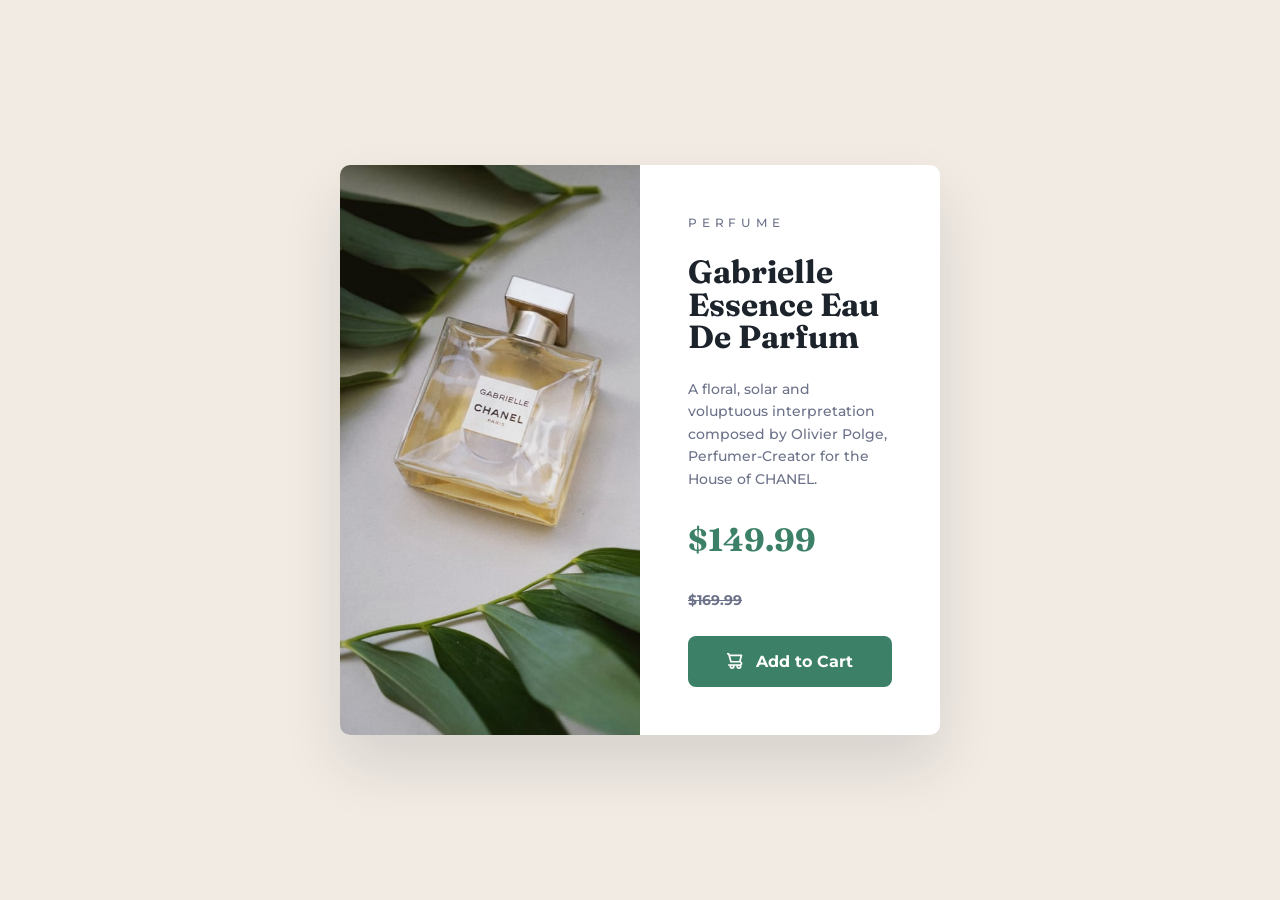
<file: index.html>
<!DOCTYPE html>
<html lang="en">

<head>
    <meta charset="UTF-8">
    <meta name="viewport" content="width=device-width, initial-scale=1.0">
    <link rel="icon" type="image/png" sizes="32x32" href="./images/favicon-32x32.png">
    <link rel="preconnect" href="https://fonts.googleapis.com">
    <link rel="preconnect" href="https://fonts.gstatic.com" crossorigin>
    <link href="https://fonts.googleapis.com/css2?family=Fraunces:wght@700&family=Montserrat:wght@500;700&display=swap"
        rel="stylesheet">
    <link rel="stylesheet" href="style.css">
    <title>Product preview card component</title>
</head>

<body>
    <main class="page-shell">
        <div class="card-slot">
            <article class="product-card">
                <div class="card-image">
                    <img src="images/image-product-desktop.jpg"
                        srcset="images/image-product-mobile.jpg 600w, images/image-product-desktop.jpg 1200w"
                        sizes="(min-width: 500cqi) 50cqi, 100cqi" alt="Gabrielle Essence Eau De Parfum bottle">
                </div>

                <div class="card-details">
                    <span class="product-category">Perfume</span>
                    <h1>Gabrielle Essence Eau De Parfum</h1>
                    <p class="product-description">
                        A floral, solar and voluptuous interpretation composed by Olivier Polge,
                        Perfumer-Creator for the House of CHANEL.
                    </p>

                    <div class="price-panel">
                        <strong class="current-price">$149.99</strong>
                        <s class="old-price"><span class="sr-only">Original price </span>$169.99</s>
                    </div>

                    <button class="add-to-cart" type="button">
                        <img src="images/icon-cart.svg" alt="" aria-hidden="true">
                        Add to Cart
                    </button>
                </div>
            </article>
        </div>
    </main>
</body>

</html>
</file>
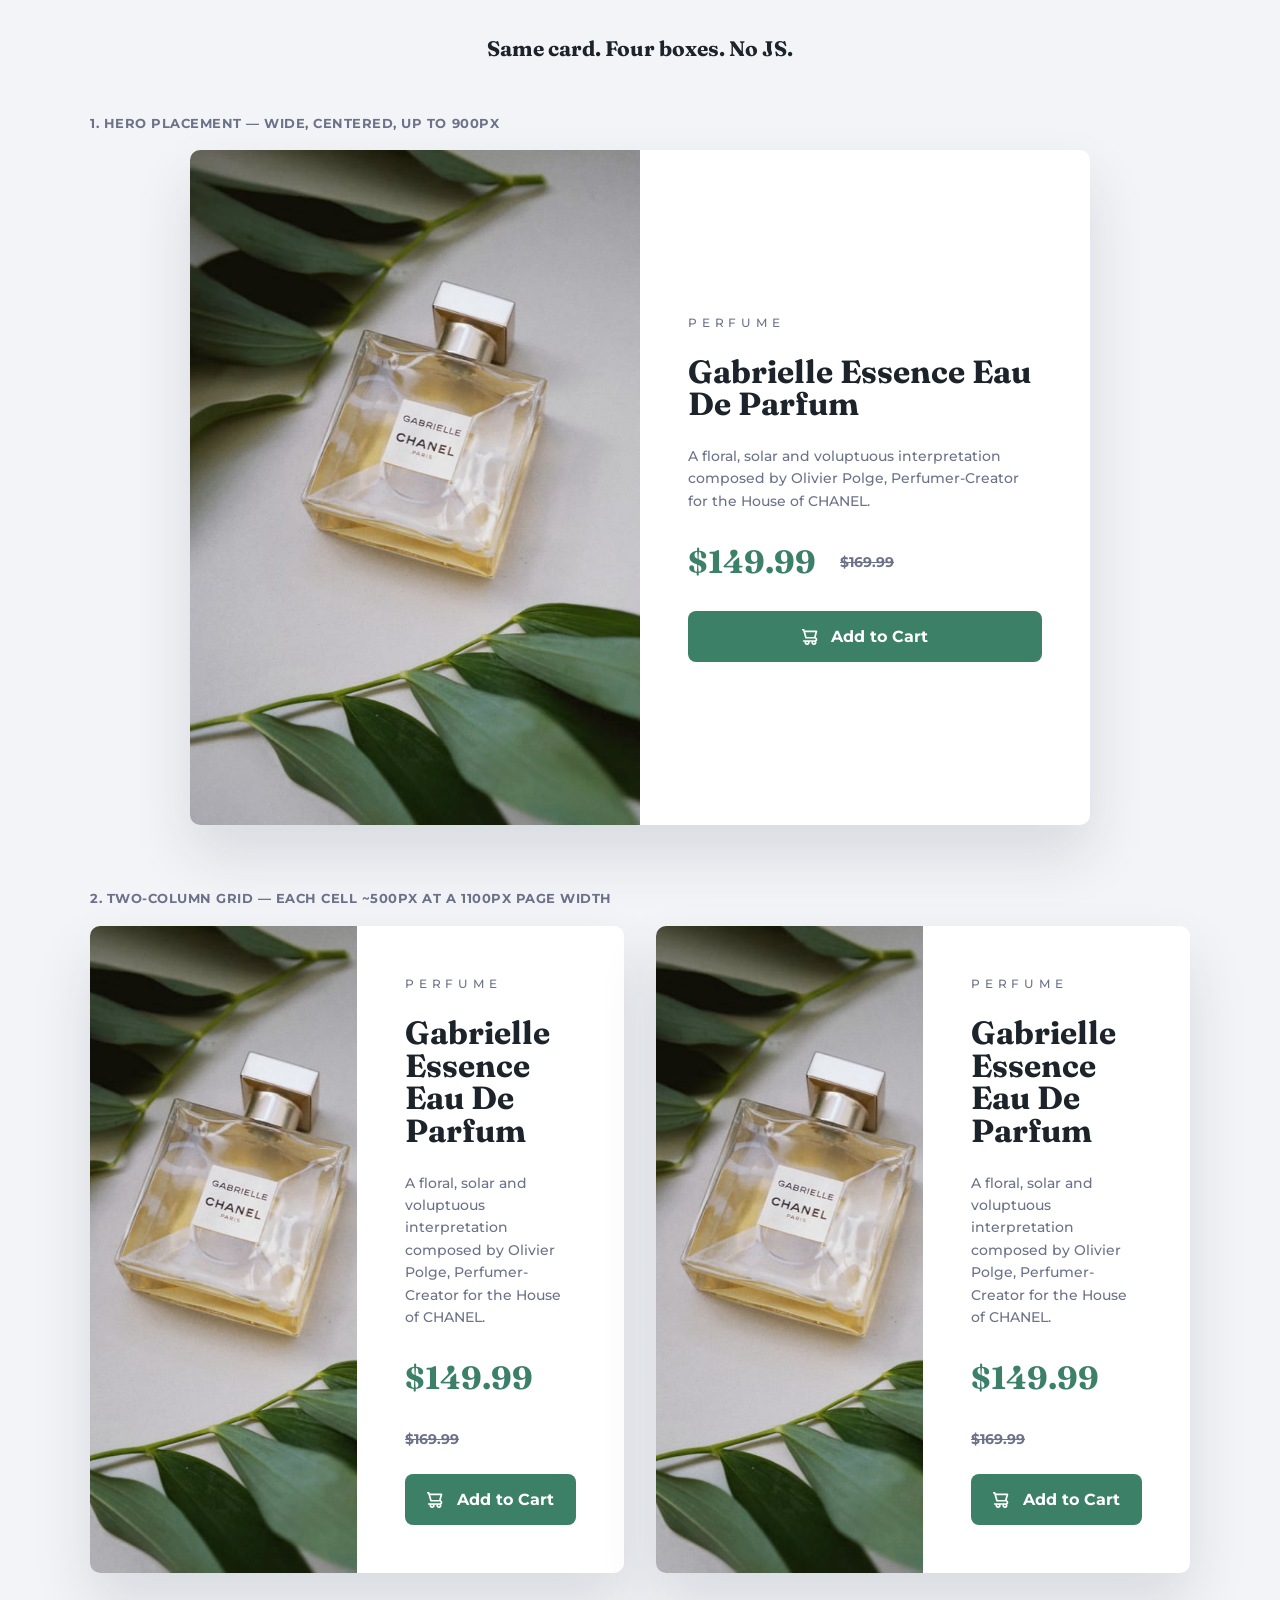
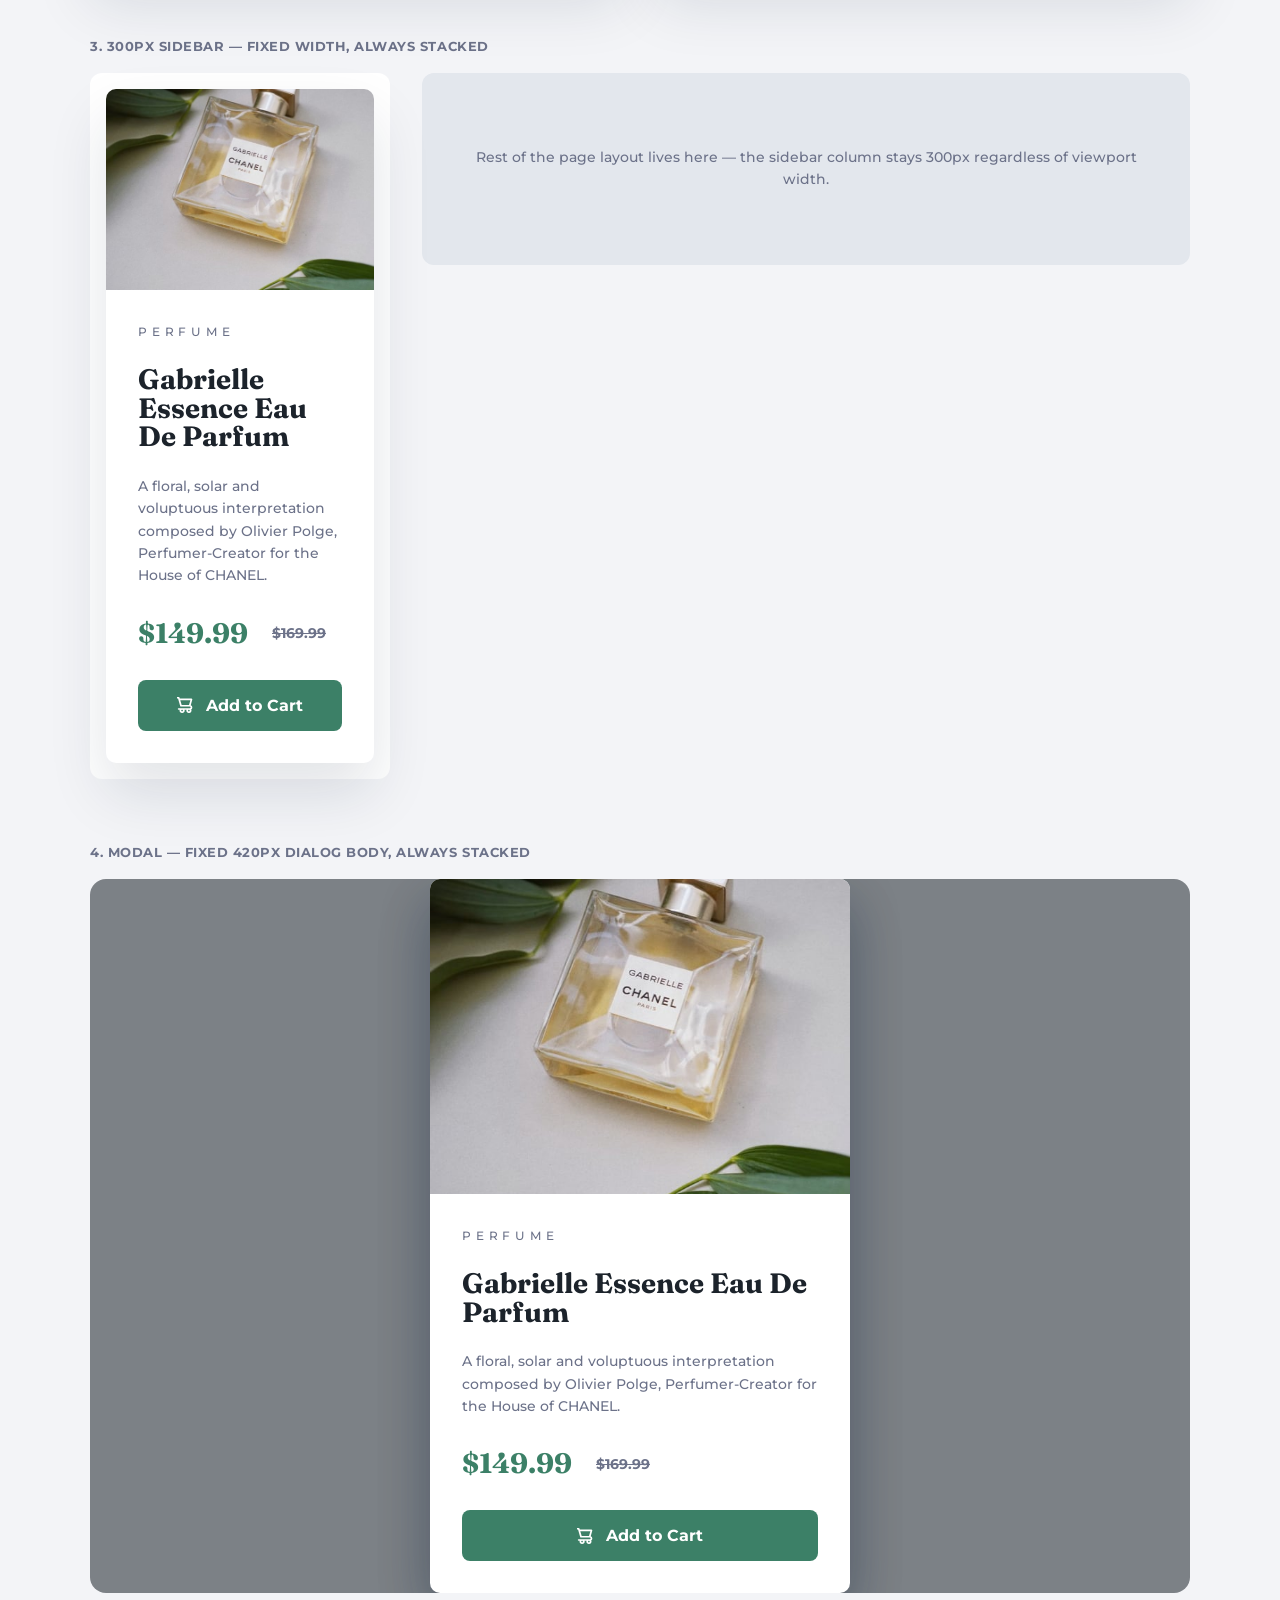
<file: contexts.html>
<!DOCTYPE html>
<html lang="en">

<head>
    <meta charset="UTF-8">
    <meta name="viewport" content="width=device-width, initial-scale=1.0">
    <link rel="preconnect" href="https://fonts.googleapis.com">
    <link rel="preconnect" href="https://fonts.gstatic.com" crossorigin>
    <link href="https://fonts.googleapis.com/css2?family=Fraunces:wght@700&family=Montserrat:wght@500;700&display=swap"
        rel="stylesheet">
    <link rel="stylesheet" href="style.css">
    <link rel="stylesheet" href="contexts.css">
    <title>Product preview card — context tests</title>
</head>

<body class="contexts-page">
    <header class="contexts-intro">
        <h2>Same card. Four boxes. No JS.</h2>
    </header>

    <section class="context context--hero">
        <p class="context-label">1. Hero placement — wide, centered, up to 900px</p>
        <div class="card-slot">
            <article class="product-card">
                <div class="card-image">
                    <img src="images/image-product-desktop.jpg"
                        srcset="images/image-product-mobile.jpg 600w, images/image-product-desktop.jpg 1200w"
                        sizes="(min-width: 500cqi) 50cqi, 100cqi" alt="Gabrielle Essence Eau De Parfum bottle">
                </div>
                <div class="card-details">
                    <span class="product-category">Perfume</span>
                    <h1>Gabrielle Essence Eau De Parfum</h1>
                    <p class="product-description">
                        A floral, solar and voluptuous interpretation composed by Olivier Polge,
                        Perfumer-Creator for the House of CHANEL.
                    </p>
                    <div class="price-panel">
                        <strong class="current-price">$149.99</strong>
                        <s class="old-price"><span class="sr-only">Original price </span>$169.99</s>
                    </div>
                    <button class="add-to-cart" type="button">
                        <img src="images/icon-cart.svg" alt="" aria-hidden="true">
                        Add to Cart
                    </button>
                </div>
            </article>
        </div>
    </section>

    <section class="context context--grid">
        <p class="context-label">2. Two-column grid — each cell ~500px at a 1100px page width</p>
        <div class="grid-two-up">
            <div class="card-slot">
                <article class="product-card">
                    <div class="card-image">
                        <img src="images/image-product-desktop.jpg"
                            srcset="images/image-product-mobile.jpg 600w, images/image-product-desktop.jpg 1200w"
                            sizes="(min-width: 500cqi) 50cqi, 100cqi" alt="Gabrielle Essence Eau De Parfum bottle">
                    </div>
                    <div class="card-details">
                        <span class="product-category">Perfume</span>
                        <h1>Gabrielle Essence Eau De Parfum</h1>
                        <p class="product-description">
                            A floral, solar and voluptuous interpretation composed by Olivier Polge,
                            Perfumer-Creator for the House of CHANEL.
                        </p>
                        <div class="price-panel">
                            <strong class="current-price">$149.99</strong>
                            <s class="old-price"><span class="sr-only">Original price </span>$169.99</s>
                        </div>
                        <button class="add-to-cart" type="button">
                            <img src="images/icon-cart.svg" alt="" aria-hidden="true">
                            Add to Cart
                        </button>
                    </div>
                </article>
            </div>

            <div class="card-slot">
                <article class="product-card">
                    <div class="card-image">
                        <img src="images/image-product-desktop.jpg"
                            srcset="images/image-product-mobile.jpg 600w, images/image-product-desktop.jpg 1200w"
                            sizes="(min-width: 500cqi) 50cqi, 100cqi" alt="Gabrielle Essence Eau De Parfum bottle">
                    </div>
                    <div class="card-details">
                        <span class="product-category">Perfume</span>
                        <h1>Gabrielle Essence Eau De Parfum</h1>
                        <p class="product-description">
                            A floral, solar and voluptuous interpretation composed by Olivier Polge,
                            Perfumer-Creator for the House of CHANEL.
                        </p>
                        <div class="price-panel">
                            <strong class="current-price">$149.99</strong>
                            <s class="old-price"><span class="sr-only">Original price </span>$169.99</s>
                        </div>
                        <button class="add-to-cart" type="button">
                            <img src="images/icon-cart.svg" alt="" aria-hidden="true">
                            Add to Cart
                        </button>
                    </div>
                </article>
            </div>
        </div>
    </section>

    <section class="context context--sidebar-layout">
        <p class="context-label">3. 300px sidebar — fixed width, always stacked</p>
        <div class="sidebar-layout">
            <aside class="sidebar">
                <div class="card-slot card-slot--sidebar">
                    <article class="product-card">
                        <div class="card-image">
                            <img src="images/image-product-desktop.jpg"
                                srcset="images/image-product-mobile.jpg 600w, images/image-product-desktop.jpg 1200w"
                                sizes="(min-width: 500cqi) 50cqi, 100cqi" alt="Gabrielle Essence Eau De Parfum bottle">
                        </div>
                        <div class="card-details">
                            <span class="product-category">Perfume</span>
                            <h1>Gabrielle Essence Eau De Parfum</h1>
                            <p class="product-description">
                                A floral, solar and voluptuous interpretation composed by Olivier Polge,
                                Perfumer-Creator for the House of CHANEL.
                            </p>
                            <div class="price-panel">
                                <strong class="current-price">$149.99</strong>
                                <s class="old-price"><span class="sr-only">Original price </span>$169.99</s>
                            </div>
                            <button class="add-to-cart" type="button">
                                <img src="images/icon-cart.svg" alt="" aria-hidden="true">
                                Add to Cart
                            </button>
                        </div>
                    </article>
                </div>
            </aside>
            <div class="sidebar-filler" aria-hidden="true">
                Rest of the page layout lives here — the sidebar column stays 300px
                regardless of viewport width.
            </div>
        </div>
    </section>

    <section class="context context--modal-demo">
        <p class="context-label">4. Modal — fixed 420px dialog body, always stacked</p>
        <div class="modal-demo">
            <div class="modal-backdrop" aria-hidden="true"></div>
            <div class="modal-box" role="dialog" aria-label="Product preview">
                <div class="card-slot card-slot--modal">
                    <article class="product-card">
                        <div class="card-image">
                            <img src="images/image-product-desktop.jpg"
                                srcset="images/image-product-mobile.jpg 600w, images/image-product-desktop.jpg 1200w"
                                sizes="(min-width: 500cqi) 50cqi, 100cqi" alt="Gabrielle Essence Eau De Parfum bottle">
                        </div>
                        <div class="card-details">
                            <span class="product-category">Perfume</span>
                            <h1>Gabrielle Essence Eau De Parfum</h1>
                            <p class="product-description">
                                A floral, solar and voluptuous interpretation composed by Olivier Polge,
                                Perfumer-Creator for the House of CHANEL.
                            </p>
                            <div class="price-panel">
                                <strong class="current-price">$149.99</strong>
                                <s class="old-price"><span class="sr-only">Original price </span>$169.99</s>
                            </div>
                            <button class="add-to-cart" type="button">
                                <img src="images/icon-cart.svg" alt="" aria-hidden="true">
                                Add to Cart
                            </button>
                        </div>
                    </article>
                </div>
            </div>
        </div>
    </section>
</body>

</html>
</file>
<file: style.css>
:root {
    color-scheme: light;

    --bg-page: hsl(30, 38%, 92%);
    --bg-card: hsl(0, 0%, 100%);
    --text-primary: hsl(212, 21%, 14%);
    --text-muted: hsl(228, 12%, 48%);
    --accent: hsl(158, 36%, 37%);
    --accent-dark: hsl(158, 42%, 18%);
    --accent-soft: hsl(154, 18%, 95%);
    --shadow: 0 30px 60px rgba(16, 33, 56, 0.12);
}

* {
    box-sizing: border-box;
}

html, body {
    margin: 0;
    min-height: 100%;
}

body {
    font-family: 'Montserrat', system-ui, -apple-system, BlinkMacSystemFont, 'Segoe UI', sans-serif;
    font-size: 14px;
    font-weight: 500;
    background: var(--bg-page);
    color: var(--text-primary);
    line-height: 1.6;
}

.sr-only {
    position: absolute;
    width: 1px;
    height: 1px;
    padding: 0;
    margin: -1px;
    overflow: hidden;
    white-space: nowrap;
    border: 0;
    clip-path: inset(50%);
}

.page-shell {
    min-height: 100vh;
    display: grid;
    place-items: center;
    padding: 2rem;
}

/*
  The card never sizes or queries itself. Whatever wraps it defines
  the available width (card-slot here; a hero, grid cell, sidebar,
  or modal body elsewhere) and the card reconfigures off of that box,
  not the viewport.
*/
.card-slot {
    container-type: inline-size;
    container-name: product-card;
    width: min(100%, 600px);
}

.product-card {
    width: 100%;
    background: var(--bg-card);
    border-radius: 10px;
    box-shadow: var(--shadow);
    display: grid;
    grid-template-columns: 1fr;
    overflow: hidden;
}

.card-image {
    background: var(--accent-soft);
}

.card-image img {
    display: block;
    width: 100%;
    height: 100%;
    aspect-ratio: 4 / 3;
    object-fit: cover;
}

@container product-card (min-width: 500px) {
    .card-image img {
        aspect-ratio: auto;
    }
}

.card-details {
    padding: 2rem;
    display: flex;
    flex-direction: column;
    justify-content: center;
    gap: 1.5rem;
}

.product-category {
    display: inline-block;
    font-size: 0.75rem;
    letter-spacing: 0.4em;
    text-transform: uppercase;
    color: var(--text-muted);
}

h1 {
    margin: 0;
    font-family: 'Fraunces', Georgia, serif;
    font-weight: 700;
    font-size: clamp(1.75rem, 6.4cqi, 2rem);
    line-height: 1.02;
}

.product-description {
    margin: 0;
    color: var(--text-muted);
}

.price-panel {
    display: flex;
    align-items: center;
    gap: 1.5rem;
    flex-wrap: wrap;
}

.current-price {
    font-family: 'Fraunces', Georgia, serif;
    font-size: clamp(1.75rem, 6.4cqi, 2rem);
    color: var(--accent);
}

.old-price {
    color: var(--text-muted);
    text-decoration: line-through;
    font-weight: 700;
}

.add-to-cart {
    border: none;
    border-radius: 8px;
    background: var(--accent);
    color: var(--bg-card);
    font-family: 'Montserrat', sans-serif;
    font-size: 1rem;
    font-weight: 700;
    padding: 1rem 1.25rem;
    cursor: pointer;
    display: inline-flex;
    align-items: center;
    justify-content: center;
    gap: 0.85rem;
    transition: background 0.2s ease;
}

.add-to-cart:hover {
    background: var(--accent-dark);
}

.add-to-cart:focus-visible {
    background: var(--accent-dark);
    outline: 2px solid var(--accent-dark);
    outline-offset: 3px;
}

.add-to-cart img {
    width: 1rem;
    height: 1rem;
}

@container product-card (min-width: 500px) {
    .product-card {
        grid-template-columns: 1fr 1fr;
    }

    .card-details {
        padding: 3rem;
    }
}
</file>
<file: contexts.css>
.contexts-page {
  background: hsl(220, 20%, 96%);
  padding: 2rem 1.5rem 6rem;
}

.contexts-intro {
  max-width: 640px;
  margin: 0 auto 3rem;
  text-align: center;
}

.contexts-intro h2 {
  font-family: "Fraunces", Georgia, serif;
  margin: 0 0 0.75rem;
}

.contexts-intro p {
  margin: 0;
  color: var(--text-muted);
  font-size: 0.95rem;
}

.contexts-intro code {
  background: hsl(220, 20%, 90%);
  padding: 0.1em 0.4em;
  border-radius: 4px;
}

.context {
  max-width: 1100px;
  margin: 0 auto 4rem;
}

.context-label {
  margin: 0 0 1rem;
  font-size: 0.8rem;
  font-weight: 700;
  letter-spacing: 0.04em;
  text-transform: uppercase;
  color: var(--text-muted);
}

/* 1. Hero: wide, centered, allowed up to 900px */
.context--hero .card-slot {
  width: min(100%, 900px);
  margin-inline: auto;
}

/* 2. Two-column grid: each cell lands right around the breakpoint */
.grid-two-up {
  display: grid;
  grid-template-columns: 1fr 1fr;
  gap: 2rem;
}

@media (max-width: 640px) {
  .grid-two-up {
    grid-template-columns: 1fr;
  }
}

/* 3. Sidebar: fixed 300px column, always narrower than the 500px breakpoint */
.sidebar-layout {
  display: grid;
  grid-template-columns: 300px 1fr;
  gap: 2rem;
  align-items: start;
}

@media (max-width: 640px) {
  .sidebar-layout {
    grid-template-columns: 1fr;
  }
}

.sidebar {
  background: var(--bg-card);
  border-radius: 12px;
  padding: 1rem;
}

.card-slot--sidebar {
  width: 300px;
  max-width: 100%;
}

.sidebar-filler {
  background: hsl(220, 20%, 91%);
  border-radius: 12px;
  padding: 2rem;
  min-height: 12rem;
  display: grid;
  place-items: center;
  text-align: center;
  color: var(--text-muted);
  font-size: 0.85rem;
}

/* 4. Modal: fixed 420px dialog body, always narrower than the breakpoint */
.modal-demo {
  position: relative;
  min-height: 420px;
  display: grid;
  place-items: center;
  border-radius: 16px;
  overflow: hidden;
}

.modal-backdrop {
  position: absolute;
  inset: 0;
  background: hsla(212, 21%, 14%, 0.55);
}

.modal-box {
  position: relative;
  width: min(100%, 420px);
  background: transparent;
  border-radius: 16px;
  box-shadow: 0 20px 50px rgba(16, 33, 56, 0.3);
}

.card-slot--modal {
  width: 100%;
}
</file>
